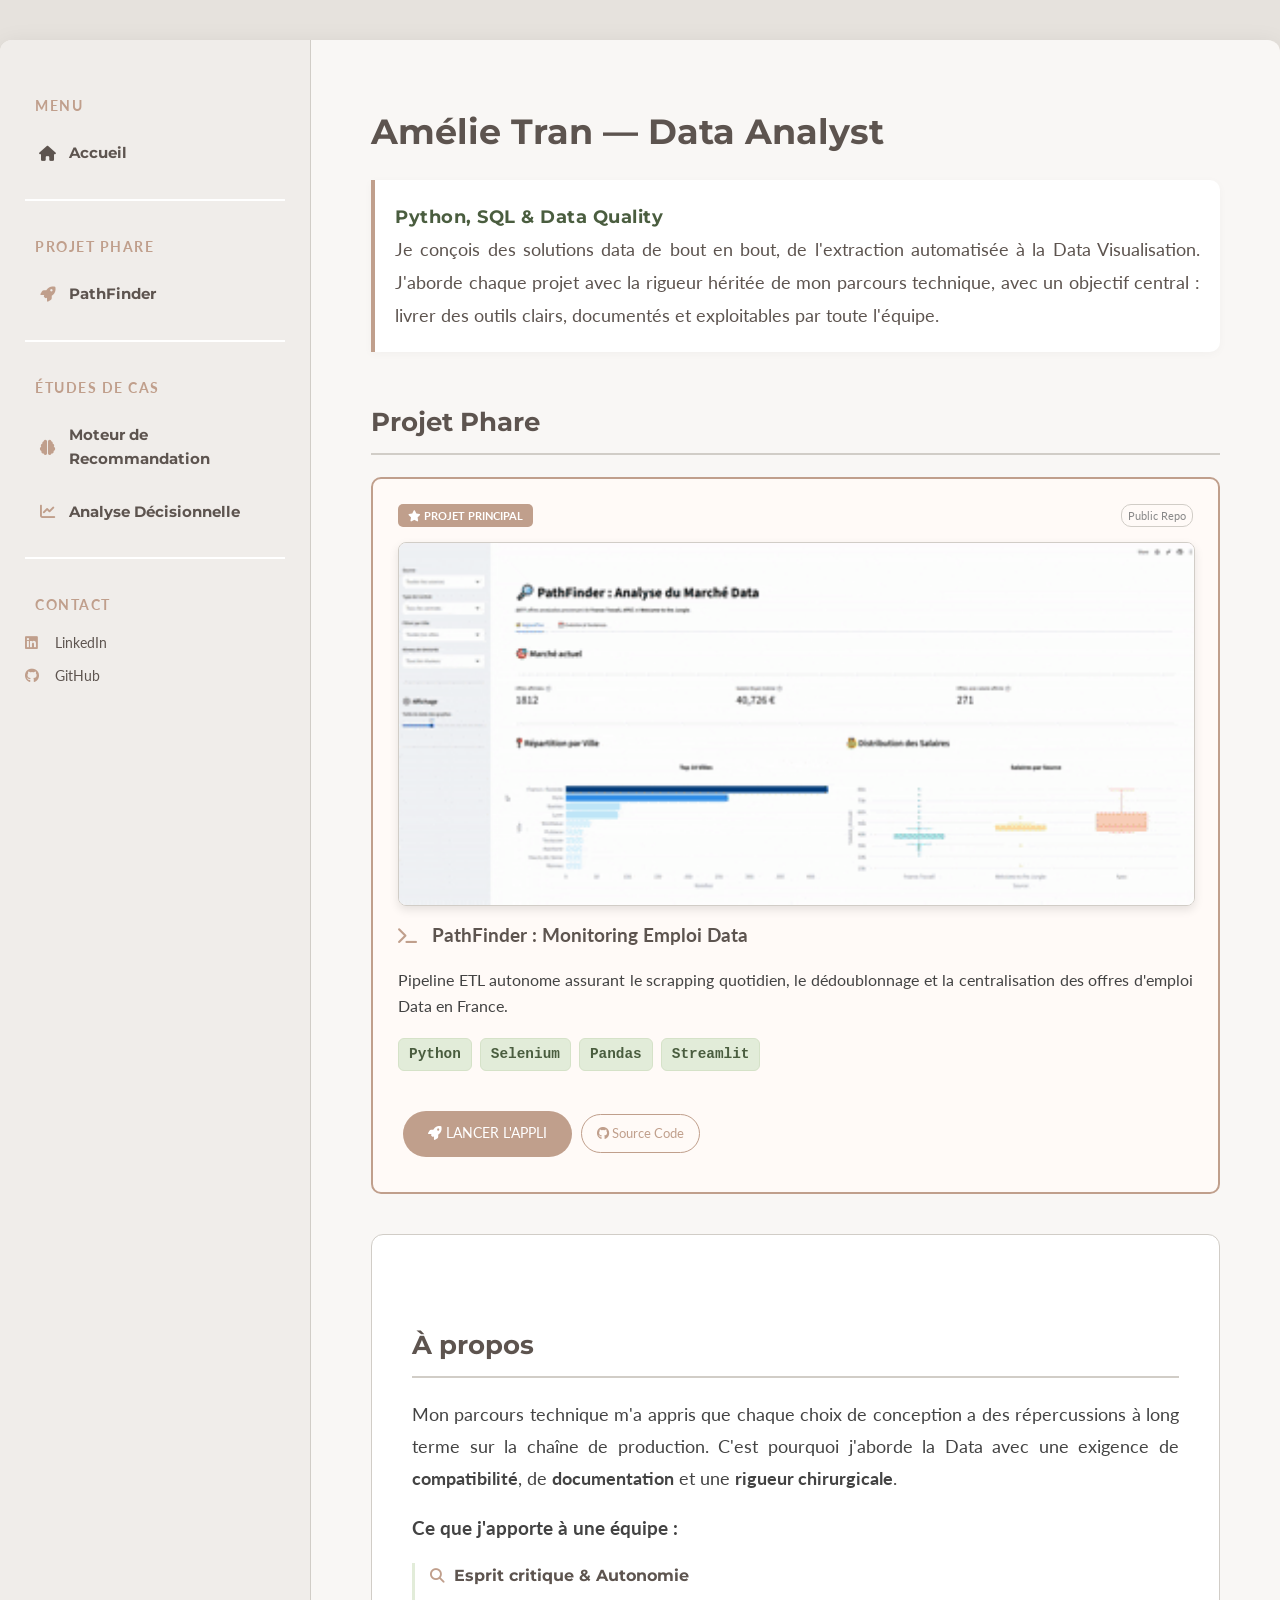
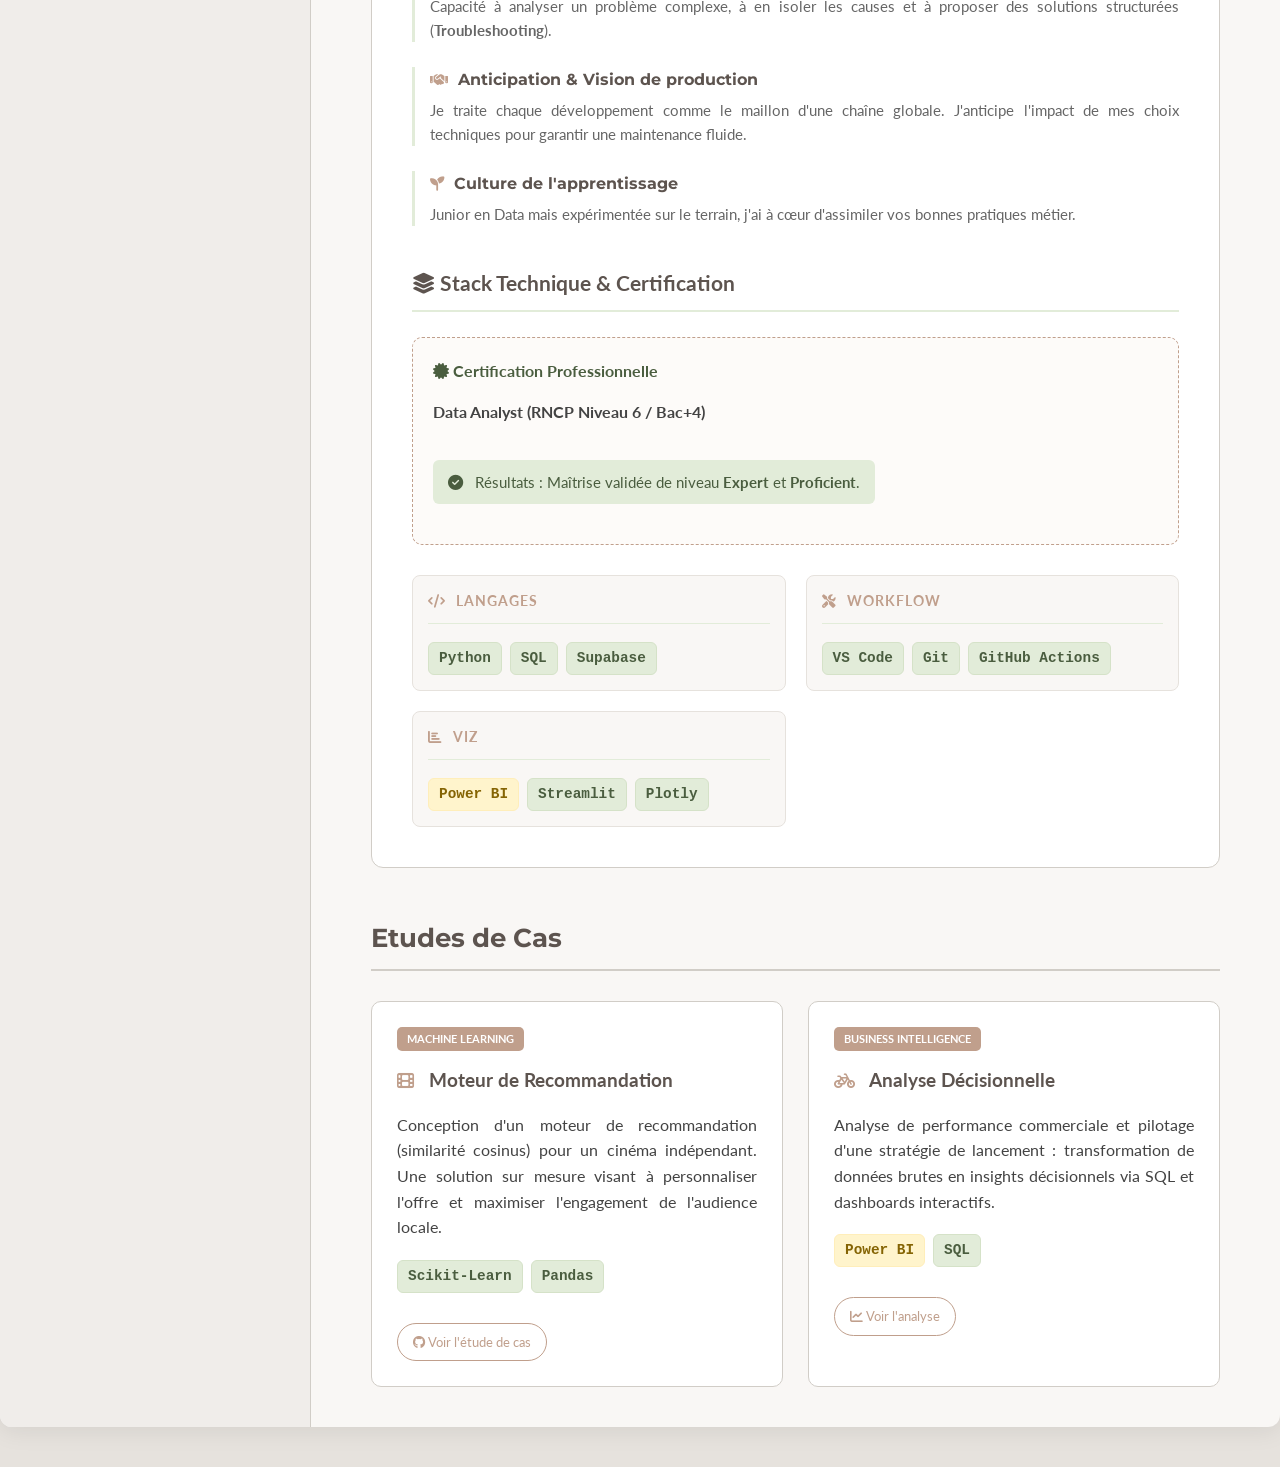
<file: index.html>
<!DOCTYPE html>
<html lang="fr">

<head>
    <meta charset="UTF-8">
    <meta name="viewport" content="width=device-width, initial-scale=1.0">
    <title>Am-Tran / Portfolio Data Analyst</title>
    <link href="https://fonts.googleapis.com/css2?family=Lato:wght@400;700&family=Montserrat:wght@700&display=swap"
        rel="stylesheet">
    <link rel="stylesheet" href="https://cdnjs.cloudflare.com/ajax/libs/font-awesome/6.4.0/css/all.min.css">
    <link rel="stylesheet" href="style.css">
</head>

<body>

    <div class="container">
        <nav class="sidebar">
            <h3>Menu</h3>
            <ul>
                <li><a href="index.html"><i class="fas fa-home"></i> Accueil</a></li>
            </ul>
            <div class="sidebar-contact">
                <h3>Projet Phare</h3>
                <ul>
                    <li><a href="index.html#pathfinder"><i class="fas fa-rocket"></i> PathFinder</a></li>
                </ul>
            </div>
            <div class="sidebar-contact">
                <h3>Études de Cas</h3>
                <ul>
                    <li><a href="CineCreuse.html"><i class="fas fa-brain"></i> Moteur de Recommandation</a></li>
                    <li><a href="PtitVelo.html"><i class="fas fa-chart-line"></i> Analyse Décisionnelle</a></li>                                       
                </ul>
            </div>
            <div class="sidebar-contact">
                <h3>Contact</h3>
                <a href="https://www.linkedin.com/in/am%C3%A9lie-tran-981325a5/" target="_blank"><i
                        class="fab fa-linkedin"></i> LinkedIn</a>
                <a href="https://github.com/Am-Tran" target="_blank"><i class="fab fa-github"></i> GitHub</a>
            </div>
        </nav>



        <main class="content">
            <header>
                <h1>Amélie Tran — Data Analyst</h1>
                <p class="intro">
                    <strong>Python, SQL & Data Quality</strong><br>
                    Je conçois des solutions data de bout en bout, de l'extraction automatisée à la Data Visualisation.
                    J'aborde chaque projet avec la rigueur héritée de mon parcours technique, avec un objectif central :
                    livrer des outils clairs, documentés et exploitables par toute l'équipe.
                </p>
            </header>

            <section id="projets">
                <h2>Projet Phare</h2>
                <div class="project-card featured" id="pathfinder">
                    <div class="project-info">
                        <div class="card-header">
                            <span class="tag"><i class="fas fa-star"></i> Projet Principal</span>
                            <span class="repo-status">Public Repo</span>
                        </div>
                        <div class="demo-container">
                            <img src="medias/Demo.gif" alt="Démo PathFinder" class="project-gif">
                        </div>
                        <h3><i class="fas fa-terminal"></i> PathFinder : Monitoring Emploi Data</h3>
                        <p>Pipeline ETL autonome assurant le scrapping quotidien, le dédoublonnage et la centralisation des offres d'emploi Data en France.</p>
                        <div class="stack-list">
                            <span class="stack-badge">Python</span>
                            <span class="stack-badge">Selenium</span>
                            <span class="stack-badge">Pandas</span>
                            <span class="stack-badge">Streamlit</span>
                        </div>
                        <div class="card-footer">
                            <a href="https://pathfinder-data.streamlit.app/" class="btn" target="_blank"><i
                                    class="fas fa-rocket"></i> Lancer l'Appli</a>
                            <a href="https://github.com/Am-Tran/PathFinder" class="btn-small" target="_blank"
                                rel="noopener noreferrer"><i class="fab fa-github"></i> Source Code</a>
                        </div>
                    </div>
                </div>

                <section id="propos">
                    <h2>À propos</h2>

                    <div class="about-text">
                        <p>
                            Mon parcours technique m'a appris que chaque choix de conception a des répercussions à long
                            terme sur la chaîne de production.
                            C'est pourquoi j'aborde la Data avec une exigence de <strong>compatibilité</strong>, de
                            <strong>documentation</strong> et une <strong>rigueur chirurgicale</strong>.
                        </p>
                    </div>

                    <div class="skills-added-value">
                        <h3>Ce que j'apporte à une équipe :</h3>
                        <div class="value-item">
                            <h4><i class="fas fa-search"></i> Esprit critique & Autonomie</h4>
                            <p>Capacité à analyser un problème complexe, à en isoler les causes et à proposer des
                                solutions structurées (<strong>Troubleshooting</strong>).</p>
                        </div>
                        <div class="value-item">
                            <h4><i class="fas fa-handshake"></i> Anticipation & Vision de production</h4>
                            <p>Je traite chaque développement comme le maillon d'une chaîne globale. J'anticipe l'impact
                                de mes choix techniques pour garantir une maintenance fluide.</p>
                        </div>
                        <div class="value-item">
                            <h4><i class="fas fa-seedling"></i> Culture de l'apprentissage</h4>
                            <p>Junior en Data mais expérimentée sur le terrain, j'ai à cœur d'assimiler vos bonnes
                                pratiques métier.</p>
                        </div>
                    </div>

                    <div id="stack-technique">
                        <h3><i class="fas fa-layer-group"></i> Stack Technique & Certification</h3>

                        <div class="certification-box">
                            <h4><i class="fas fa-certificate"></i> Certification Professionnelle</h4>
                            <p><strong>Data Analyst (RNCP Niveau 6 / Bac+4)</strong></p>
                            <p class="cert-results">
                                <i class="fas fa-check-circle"></i> Résultats : Maîtrise validée de niveau
                                <strong>Expert</strong> et <strong>Proficient</strong>.
                            </p>
                        </div>

                        <div class="stack-container">
                            <div class="stack-category">
                                <h4><i class="fas fa-code"></i> Langages</h4>
                                <div class="stack-tags">
                                    <span class="stack-badge">Python</span>
                                    <span class="stack-badge">SQL</span>
                                    <span class="stack-badge">Supabase</span>
                                </div>
                            </div>
                            <div class="stack-category">
                                <h4><i class="fas fa-tools"></i> Workflow</h4>
                                <div class="stack-tags">
                                    <span class="stack-badge">VS Code</span>
                                    <span class="stack-badge">Git</span>
                                    <span class="stack-badge">GitHub Actions</span>
                                </div>
                            </div>
                            <div class="stack-category">
                                <h4><i class="fas fa-chart-bar"></i> Viz</h4>
                                <div class="stack-tags">
                                    <span class="stack-badge-bi">Power BI</span>
                                    <span class="stack-badge">Streamlit</span>
                                    <span class="stack-badge">Plotly</span>
                                </div>
                            </div>
                        </div>
                    </div>
                </section>

                <section id="projets">
                    <h2>Etudes de Cas</h2>
                    <div class="project-grid">

                        <div class="project-card" id="films">
                            <div class="project-info">
                                <div class="card-header">
                                    <span class="tag">Machine Learning</span>
                                </div>
                                <h3><i class="fas fa-film"></i> Moteur de Recommandation</h3>
                                <p>Conception d'un moteur de recommandation (similarité cosinus) pour un cinéma indépendant. 
                                    Une solution sur mesure visant à personnaliser l'offre et maximiser l'engagement de l'audience locale.</p>
                                <div class="stack-list">
                                    <span class="stack-badge">Scikit-Learn</span>
                                    <span class="stack-badge">Pandas</span>
                                </div>
                                <div class="card-footer">
                                    <a href="CineCreuse.html" class="btn-small"><i class="fab fa-github"></i> Voir
                                        l'étude de cas</a>
                                </div>
                            </div>
                        </div>

                        <div class="project-card" id="velos">
                            <div class="project-info">
                                <div class="card-header">
                                    <span class="tag">Business Intelligence</span>
                                </div>
                                <h3><i class="fas fa-bicycle"></i> Analyse Décisionnelle</h3>
                                <p>Analyse de performance commerciale et pilotage d'une stratégie de lancement : 
                                    transformation de données brutes en insights décisionnels via SQL et dashboards interactifs.</p>
                                <div class="stack-list">
                                    <span class="stack-badge-bi">Power BI</span>
                                    <span class="stack-badge">SQL</span>
                                </div>
                                <div class="card-footer">
                                    <a href="PtitVelo.html" class="btn-small"><i class="fas fa-chart-line"></i> Voir l'analyse</a>
                                </div>
                            </div>
                        </div>                    
                                        
                    </div>
                </section>

            </section>
        </main>
    </div>
    <a href="#" id="backToTop" title="Retour en haut">
        <i class="fas fa-chevron-up"></i>
        <script src="script.js"></script>
    </a>
</body>

</html>
</file>
<file: style.css>
/* ==========================================================================
   1. RESET ET VARIABLES DE BASE
   ========================================================================== */
html {
    scroll-behavior: smooth;
}

body {
    background-color: #E6E2DD;
    color: #434343;
    font-family: 'Lato', sans-serif;
    line-height: 1.6;
    margin: 0;
}

/* ==========================================================================
   2. MISE EN PAGE GLOBALE
   ========================================================================== */
.container {
    max-width: 1350px;
    margin: 40px auto;
    display: flex;
    background-color: #F9F7F5;
    box-shadow: 0 4px 25px rgba(0, 0, 0, 0.08);
    border-radius: 12px;
    overflow: hidden;
    min-height: 90vh;
}

.content {
    flex: 1;
    padding: 40px 60px;
    min-width: 0;
    /* TRÈS IMPORTANT pour Flexbox : empêche le texte de déborder */
    overflow-x: hidden;
}

h1,
h2 {
    font-family: 'Montserrat', sans-serif;
    color: #5D544F;
}

/* Style de l'introduction (Elevator Pitch) */
header {
    margin-bottom: 40px;
}

.intro {
    font-size: 1.15em;
    line-height: 1.8;
    color: #5D544F;
    border-left: 4px solid #C09F8C;
    /* La petite ligne beige élégante à gauche */
    padding-left: 20px;
    margin-top: 20px;
    background-color: #ffffff;
    padding: 20px;
    border-radius: 0 10px 10px 0;
    box-shadow: 0 2px 10px rgba(0, 0, 0, 0.03);
}

.intro strong {
    color: #4A5D3F;
    /* Ton vert foncé technique pour faire ressortir Python/SQL */
    font-family: 'Montserrat', sans-serif;
    letter-spacing: 0.5px;
}

h1 {
    font-size: 2.2em;
    margin-bottom: 10px;
}

h2 {
    font-size: 1.6em;
    border-bottom: 2px solid #D1CDC7;
    padding-bottom: 10px;
    margin-top: 50px;
}

p {
    text-align: justify;
    margin-bottom: 20px;
}

/* ==========================================================================
   3. SIDEBAR (MENU DE NAVIGATION)
   ========================================================================== */
.sidebar {
    width: 260px;
    background-color: #f0edea;
    padding: 40px 25px;
    flex-shrink: 0;
    border-right: 1px solid #D1CDC7;
}

.sidebar h3 {
    text-align: left;
    font-size: 0.9em;
    text-transform: uppercase;
    letter-spacing: 1.5px;
    margin-bottom: 15px;
    padding-left: 10px;
    color: #C09F8C;
}

.sidebar ul {
    list-style-type: none;
    padding: 0;
}

.sidebar li {
    margin-bottom: 12px;
}

.sidebar li a {
    display: flex;
    align-items: center;
    gap: 12px;
    text-decoration: none;
    color: #5D544F;
    padding: 8px 12px;
    border-radius: 8px;
    transition: all 0.3s;
    font-family: 'Montserrat', sans-serif;
    font-weight: bold;
    font-size: 0.95em;
}

.sidebar li a i,
.sidebar li a span {
    width: 20px;
    text-align: center;
    flex-shrink: 0;
}

.sidebar li a:hover {
    background-color: #ffffff;
    box-shadow: 0 2px 8px rgba(0, 0, 0, 0.05);
    color: #C09F8C;
}

.sidebar-contact {
    margin-top: 25px;
    padding-top: 20px;
    border-top: 2px solid #ffffff;
}

.sidebar-contact a {
    display: flex;
    align-items: center;
    gap: 10px;
    font-size: 0.9em;
    margin-bottom: 10px;
    text-decoration: none;
    color: #5D544F;
    transition: color 0.3s;
}

.sidebar-contact a:hover {
    color: #C09F8C;
}

.sidebar-contact i {
    color: #C09F8C;
    width: 20px;
}

/* --- BOUTON RETOUR EN HAUT --- */
#backToTop {
    position: fixed;
    bottom: 30px;      /* Distance du bas */
    right: 110px;       /* Distance de la droite */
    width: 45px;
    height: 45px;
    background-color: #C09F8C; /* Ton beige d'action */
    color: white;
    border-radius: 50%;
    display: flex;
    align-items: center;
    justify-content: center;
    text-decoration: none;
    font-size: 1.2rem;
    z-index: 2000;     /* Pour être au-dessus de tout, même de la lightbox */
    opacity: 0;        /* Invisible par défaut */
    visibility: hidden;
    transition: all 0.3s ease;
    box-shadow: 0 4px 12px rgba(0, 0, 0, 0.15);
}

#backToTop.show {
    opacity: 1;
    visibility: visible;
}

#backToTop:hover {
    background-color: #4A5D3F; /* Devient vert au survol pour le feedback */
    transform: translateY(-5px); /* Petit saut vers le haut */
}

/* Optionnel : pour un scroll fluide (si pas déjà mis) */
html {
    scroll-behavior: smooth;
}

/* ==========================================================================
   4. BOUTONS ET BADGES (COMPÉTENCES)
   ========================================================================== */
.btn,
.btn-small {
    display: inline-block;
    text-decoration: none;
    transition: all 0.3s ease;
    text-align: center;
}

.btn {
    background-color: #C09F8C;
    color: white;
    padding: 12px 25px;
    border-radius: 30px;
    font-size: 0.85em;
    text-transform: uppercase;
    margin: 10px 5px;
}

.btn:hover {
    background-color: #9CAF88;
}

.btn-small {
    border: 1px solid #C09F8C;
    color: #C09F8C;
    padding: 8px 15px;
    border-radius: 20px;
    font-size: 0.8em;
}

.btn-small:hover {
    background: #C09F8C;
    color: white;
}

.stack-list,
.stack-tags {
    display: flex;
    flex-wrap: wrap;
    gap: 8px;
}

.stack-list {
    margin: 15px 0;
}

.stack-tags {
    margin-top: 15px;
}

.stack-badge {
    font-family: 'Courier New', Courier, monospace;
    background-color: #E2ECD9;
    color: #4A5D3F;
    padding: 4px 10px;
    border-radius: 6px;
    font-size: 0.9em;
    font-weight: bold;
    border: 1px solid #D5E2C8;
    transition: transform 0.2s ease;
}

.stack-badge-bi {
    font-family: 'Courier New', Courier, monospace;
    background-color: #FFF4CC;
    color: #856404;
    padding: 4px 10px;
    border-radius: 6px;
    font-size: 0.9em;
    font-weight: bold;
    border: 1px solid #FFEeba;
    transition: transform 0.2s ease;
}

.stack-badge:hover,
.stack-badge-bi:hover {
    transform: scale(1.05);
    cursor: default;
}

/* ==========================================================================
   5. SECTION "À PROPOS" ET "STACK TECHNIQUE"
   ========================================================================== */
#propos {
    margin-top: 40px;
    padding: 40px;
    background-color: #ffffff;
    border-radius: 12px;
    border: 1px solid #D1CDC7;
}

.about-text p {
    font-size: 1.1em;
    line-height: 1.8;
    color: #434343;
}

.value-item {
    margin-bottom: 25px;
    padding-left: 15px;
    border-left: 3px solid #E2ECD9;
}

.value-item h4 {
    margin: 0 0 5px 0;
    color: #5D544F;
    font-family: 'Montserrat', sans-serif;
    display: flex;
    align-items: center;
    gap: 10px;
}

.value-item h4 i {
    color: #C09F8C;
    font-size: 0.9em;
}

.value-item p {
    margin: 0;
    font-size: 0.95em;
    color: #666;
}

/* Stack imbriquée dans À propos */
#stack-technique {
    margin-top: 40px;
}

#stack-technique h3 {
    font-size: 1.3em;
    color: #5D544F;
    border-bottom: 2px solid #E2ECD9;
    padding-bottom: 10px;
    margin-bottom: 25px;
}

.certification-box {
    background-color: #FDFBF9;
    border: 1px dashed #C09F8C;
    padding: 20px;
    border-radius: 10px;
    margin-bottom: 30px;
}

.certification-box h4 {
    color: #4A5D3F;
    margin-top: 0;
    margin-bottom: 10px;
}

.cert-results {
    color: #4A5D3F;
    font-size: 0.95em;
    background: #E2ECD9;
    padding: 10px 15px;
    border-radius: 6px;
    display: inline-block;
}

.cert-results i {
    margin-right: 8px;
}

.stack-container {
    display: grid;
    grid-template-columns: repeat(auto-fit, minmax(250px, 1fr));
    gap: 20px;
}

.stack-category {
    background: #F9F7F5;
    padding: 15px;
    border-radius: 8px;
    border: 1px solid #E6E2DD;
}

.stack-category h4 {
    margin-top: 0;
    color: #C09F8C;
    font-size: 0.85em;
    text-transform: uppercase;
    letter-spacing: 1px;
    border-bottom: 1px solid #E2ECD9;
    padding-bottom: 10px;
    display: flex;
    align-items: center;
    gap: 10px;
}


/* ==========================================================================
   6. GRILLE DES PROJETS (INDEX)
   ========================================================================== */
.project-grid {
    display: grid;
    grid-template-columns: repeat(auto-fit, minmax(280px, 1fr));
    gap: 25px;
    margin-top: 30px;
}

.project-card {
    background: white;
    border: 1px solid #D1CDC7;
    border-radius: 10px;
    padding: 25px;
    display: flex;
    flex-direction: column;
    justify-content: space-between;
    transition: transform 0.3s, box-shadow 0.3s;
}

.project-card:hover {
    transform: translateY(-5px);
    box-shadow: 0 8px 25px rgba(0, 0, 0, 0.08);
}

.project-card.featured {
    grid-column: 1 / -1;
    background-color: #fffaf7;
    border: 2px solid #C09F8C;
}

.card-header {
    display: flex;
    justify-content: space-between;
    align-items: center;
    margin-bottom: 10px;
}

.tag {
    background: #C09F8C;
    color: white;
    padding: 3px 10px;
    border-radius: 5px;
    font-size: 0.7em;
    text-transform: uppercase;
    font-weight: bold;
}

.repo-status {
    font-size: 0.7em;
    color: #888;
    border: 1px solid #D1CDC7;
    padding: 2px 6px;
    border-radius: 10px;
}

.project-card h3 {
    margin: 15px 0 10px 0;
    color: #5D544F;
    text-align: left;
}

.project-card h3 i {
    margin-right: 10px;
    color: #C09F8C;
    font-size: 0.9em;
    transition: 0.3s;
}

.project-card:hover h3 i {
    transform: scale(1.2);
}

.card-footer {
    margin-top: auto;
    padding-top: 15px;
}

.demo-container {
    width: 100%;
    border-radius: 8px;
    overflow: hidden;
    margin: 15px 0;
    border: 1px solid #D1CDC7;
    box-shadow: 0 4px 10px rgba(0, 0, 0, 0.1);
}

.project-gif {
    width: 100%;
    display: block;
    transition: transform 0.5s ease;
}

.project-card:hover .project-gif {
    transform: scale(1.02);
}

/* ==========================================================================
   7. PAGES DE PROJETS DÉTAILLÉS (EX: CINÉMA)
   ========================================================================== */

.site-branding h1 {
    font-family: 'Montserrat', sans-serif;
    font-size: 1.2rem; 
    text-transform: uppercase;
    letter-spacing: 2px;
    color: #C09F8C; 
    margin-bottom: 40px;
    border-bottom: 1px solid #e2e8f0;
    padding-bottom: 10px;
}

.project-header {
    display: flex;
    align-items: flex-start;
    gap: 20px;
    margin-bottom: 30px;
}

/* La nouvelle "Lettrine" */
.project-icon-box {
    display: flex;
    align-items: center;
    justify-content: center;
    width: 75px;
    height: 75px;
    background-color: #F1F1F1; /* Un gris très doux ou la couleur du thème */
    color: #4A5D3F;
    border: 1px solid #D1CDC7;
    border-radius: 12px;
    font-size: 2.8rem; /* On booste la taille de l'émoji */
    flex-shrink: 0;
    box-shadow: 4px 4px 0px #00000014;
}

.title-container {
    display: flex;
    flex-direction: column;
    gap: 5px;
    justify-content: center;
}

/* L'encadré Machine Learning */
.specialty-tag {
    display: inline-block;
    width: fit-content;
    padding: 2px 12px;
    background-color: #E2ECD9;
    color: #4A5D3F;
    font-size: 0.75rem;
    font-weight: 700;
    text-transform: uppercase;
    letter-spacing: 1px;
    border-radius: 4px;    
}

.title-container h2 {
    margin: 0;
    font-size: 2rem;
    line-height: 1.2;
    color: #5D544F;
}

.context-box {
    background: #ffffff;
    padding: 20px;
    border-radius: 8px;
    border-left: 5px solid #E2ECD9;
    margin-bottom: 30px;
}

.context-box p,
.tech-deep-dive p {
    white-space: normal;
    word-wrap: break-word;
}

.dashboard-showcase img {
    width: 100%;
    height: auto;
    border-radius: 8px;
    box-shadow: 0 4px 15px rgba(0, 0, 0, 0.1);
    margin-top: 15px;
}

.caption {
    font-style: italic;
    font-size: 0.9em;
    color: #666;
    margin-top: 10px;
    text-align: center;
}

.image-centree {
    display: block;
    margin: 30px auto;
    width: 50%;
    border-radius: 10px;
    box-shadow: 0 4px 10px rgba(0, 0, 0, 0.1);
}

/* ==========================================================================
   8. CARROUSEL SWIPER & LIGHTBOX
   ========================================================================== */
.swiper {
    overflow: hidden;
    position: relative;
}

.swiper-wrapper {
    display: flex;
    transition-property: transform;
}

.swiper-slide {
    flex-shrink: 0;
    width: 100%;
    height: auto;
    position: relative;
}

.mySwiper {
    width: 100%;
    max-width: 1000px;
    margin: 20px auto;
    height: auto;
    max-height: 80vh;
    background-color: #fff;
    border: 1px solid #ddd;
    border-radius: 12px;
    padding-bottom: 60px;
}

.swiper-slide a {
    display: block;
    width: 100%;
}

.swiper-slide img {
    max-width: 100%;
    max-height: 60vh;
    object-fit: contain;
    cursor: zoom-in;
    transition: opacity 0.3s;
}

.swiper-slide img:hover {
    opacity: 0.9;
}

.swiper-button-next,
.swiper-button-prev {
    color: #4A5D3F;
    background-color: rgba(255, 255, 255, 0.8);
    width: 50px;
    height: 50px;
    border-radius: 50%;
    box-shadow: 0 2px 10px rgba(0, 0, 0, 0.1);
}

.swiper-button-next:after,
.swiper-button-prev:after {
    font-size: 20px;
    font-weight: bold;
}

.swiper-pagination-bullet-active {
    background: #4A5D3F;
}

.swiper-pagination {
    bottom: 15px !important; 
}

.swiper-slide .caption {
    margin-top: 25px;  
    margin-bottom: 10px;
    font-size: 1.1em;    
    font-style: italic;
    color: #4A5D3F;     
    padding: 0 40px;    
    line-height: 1.5;    
    text-align: center;
}

/* --- SECTION MACHINE LEARNING --- */
.ml-steps h4 {
    color: #4A5D3F; /* Ton vert technique */
    font-size: 1.05em;
    margin: 25px 0 10px 0;
    border-bottom: 1px dashed #D1CDC7;
    padding-bottom: 5px;
}

.ml-steps ul {
    margin-top: 10px;
    padding-left: 20px;
    color: #434343;
}

.ml-steps li {
    margin-bottom: 8px;
}

.ml-steps code {
    background-color: #f4f1ee;  
    color: #4A5D3F; 
    padding: 2px 6px;
    border-radius: 4px;
    font-family: 'Consolas', 'Monaco', 'Courier New', monospace;
    font-size: 0.9em; 
    font-weight: 500;  
    border: 1px solid #D1CDC7;
    white-space: nowrap;
}

/* ==========================================================================
   8b. GRILLE DE STRATEGIE
   ========================================================================== */

.strategy-grid {
    display: grid;
    grid-template-columns: repeat(auto-fit, minmax(250px, 1fr));
    gap: 20px;
    margin-top: 30px;
}

.strategy-card {
    background: #fff;
    padding: 20px;
    border-radius: 10px;
    border: 1px solid #E6E2DD;
    transition: transform 0.3s ease;
}

.strategy-card:hover {
    transform: translateY(-5px);
    border-color: #C09F8C; /* Ton beige d'accent */
}

.strategy-icon {
    font-size: 1.5rem;
    color: #4A5D3F; /* Ton vert expert */
    margin-bottom: 15px;
}

.strategy-card h4 {
    color: #4A5D3F;
    margin-bottom: 10px;
    font-size: 1.1rem;
}

.strategy-card p {
    font-size: 0.9rem;
    line-height: 1.5;
    color: #555;
}

/* --- TABS DASHBOARD --- */
.dashboard-container {
    background: #f9f7f5;
    padding: 25px;
    border-radius: 15px;
    border: 1px solid #e6e2dd;
    margin-top: 20px;
}

.dashboard-tabs {
    display: flex;
    gap: 10px;
    margin-bottom: 25px;
    overflow-x: auto; /* Pour mobile */
    padding-bottom: 10px;
}

.tab-btn {
    padding: 10px 18px;
    border: none;
    background: #eee;
    border-radius: 8px;
    cursor: pointer;
    font-family: 'Lato', sans-serif;
    font-weight: bold;
    color: #666;
    transition: 0.3s;
    white-space: nowrap;
}

.tab-btn.active {
    background: #4A5D3F;
    color: white;
}

.tab-content {
    display: none;
}

.tab-content.active {
    display: block;
    animation: fadeIn 0.5s;
}

/* --- MISE EN PAGE VERTICALE DU DASHBOARD --- */
.tab-grid {
    display: flex;
    flex-direction: column; /* On empile les éléments */
    gap: 25px;
    align-items: center; /* On centre le contenu */
}

.tab-image {
    width: 100%; /* Prend toute la largeur disponible */
}

.tab-image img {
    width: 100%;
    height: auto;
    max-width: 1100px;
    display: block;
    margin: 0 auto;
    border-radius: 12px;
    box-shadow: 0 8px 30px rgba(0,0,0,0.12);
    border: 1px solid #e6e2dd;       
}

.tab-text {
    width: 100%;
    max-width: 900px; /* On limite un peu la largeur du texte pour la lecture */
    text-align: left; /* Garde le texte aligné à gauche pour le confort */
    padding: 0 10px 20px 10px;
}

.tab-text h4 {
    font-size: 1.4rem;
    color: #4A5D3F;
    margin-bottom: 15px;
    border-left: 4px solid #C09F8C; /* Petite barre d'accent pour le titre */
    padding-left: 15px;
}

.tab-text p {
    font-size: 1rem;
    line-height: 1.6;
    color: #444;
}

.insight-badge {
    margin-top: 20px;
    background: #4A5D3F; /* On peut le mettre en vert pour qu'il ressorte mieux */
    color: white;
    padding: 8px 16px;
    border-radius: 5px;
    font-size: 0.9rem;
}

@keyframes fadeIn {
    from { opacity: 0; transform: translateY(10px); }
    to { opacity: 1; transform: translateY(0); }
}

@media (max-width: 768px) {
    .tab-grid { grid-template-columns: 1fr; }
}

/* ==========================================================================
   9. RESPONSIVE MOBILE
   ========================================================================== */
@media (max-width: 768px) {
    .container {
        flex-direction: column;
        margin: 0;
        border-radius: 0;
    }

    .sidebar {
        width: 100%;
        height: auto;
        position: static;
        padding: 20px;
        box-sizing: border-box;
    }

    .content {
        padding: 20px;
    }
}

/* --- FOOTER DE PROJET & COLLAB --- */
.project-footer {
    margin-top: 50px;
    padding: 30px;
    background-color: #f0edea;
    border-radius: 12px;
    border: 1px solid #D1CDC7;
}

.project-footer h4 {
    margin-top: 0;
    color: #5D544F;
    display: flex;
    align-items: center;
    gap: 10px;
}

.mentor-link {
    color: #4A5D3F; /* Ton vert expert */
    text-decoration: none;
    font-weight: bold;
    border-bottom: 1px solid transparent;
    transition: all 0.3s ease;
}

.mentor-link:hover {
    border-bottom: 1px solid #4A5D3F;
}

.btn-github {
    display: inline-flex;
    align-items: center;
    gap: 10px;
    background-color: #434343; /* Noir/Gris anthracite pour le côté GitHub */
    color: #ffffff;
    padding: 12px 20px;
    border-radius: 8px;
    text-decoration: none;
    font-weight: bold;
    margin-top: 15px;
    transition: background 0.3s ease;
}

.btn-github:hover {
    background-color: #C09F8C; /* Rappel du beige au survol */
}
</file>
